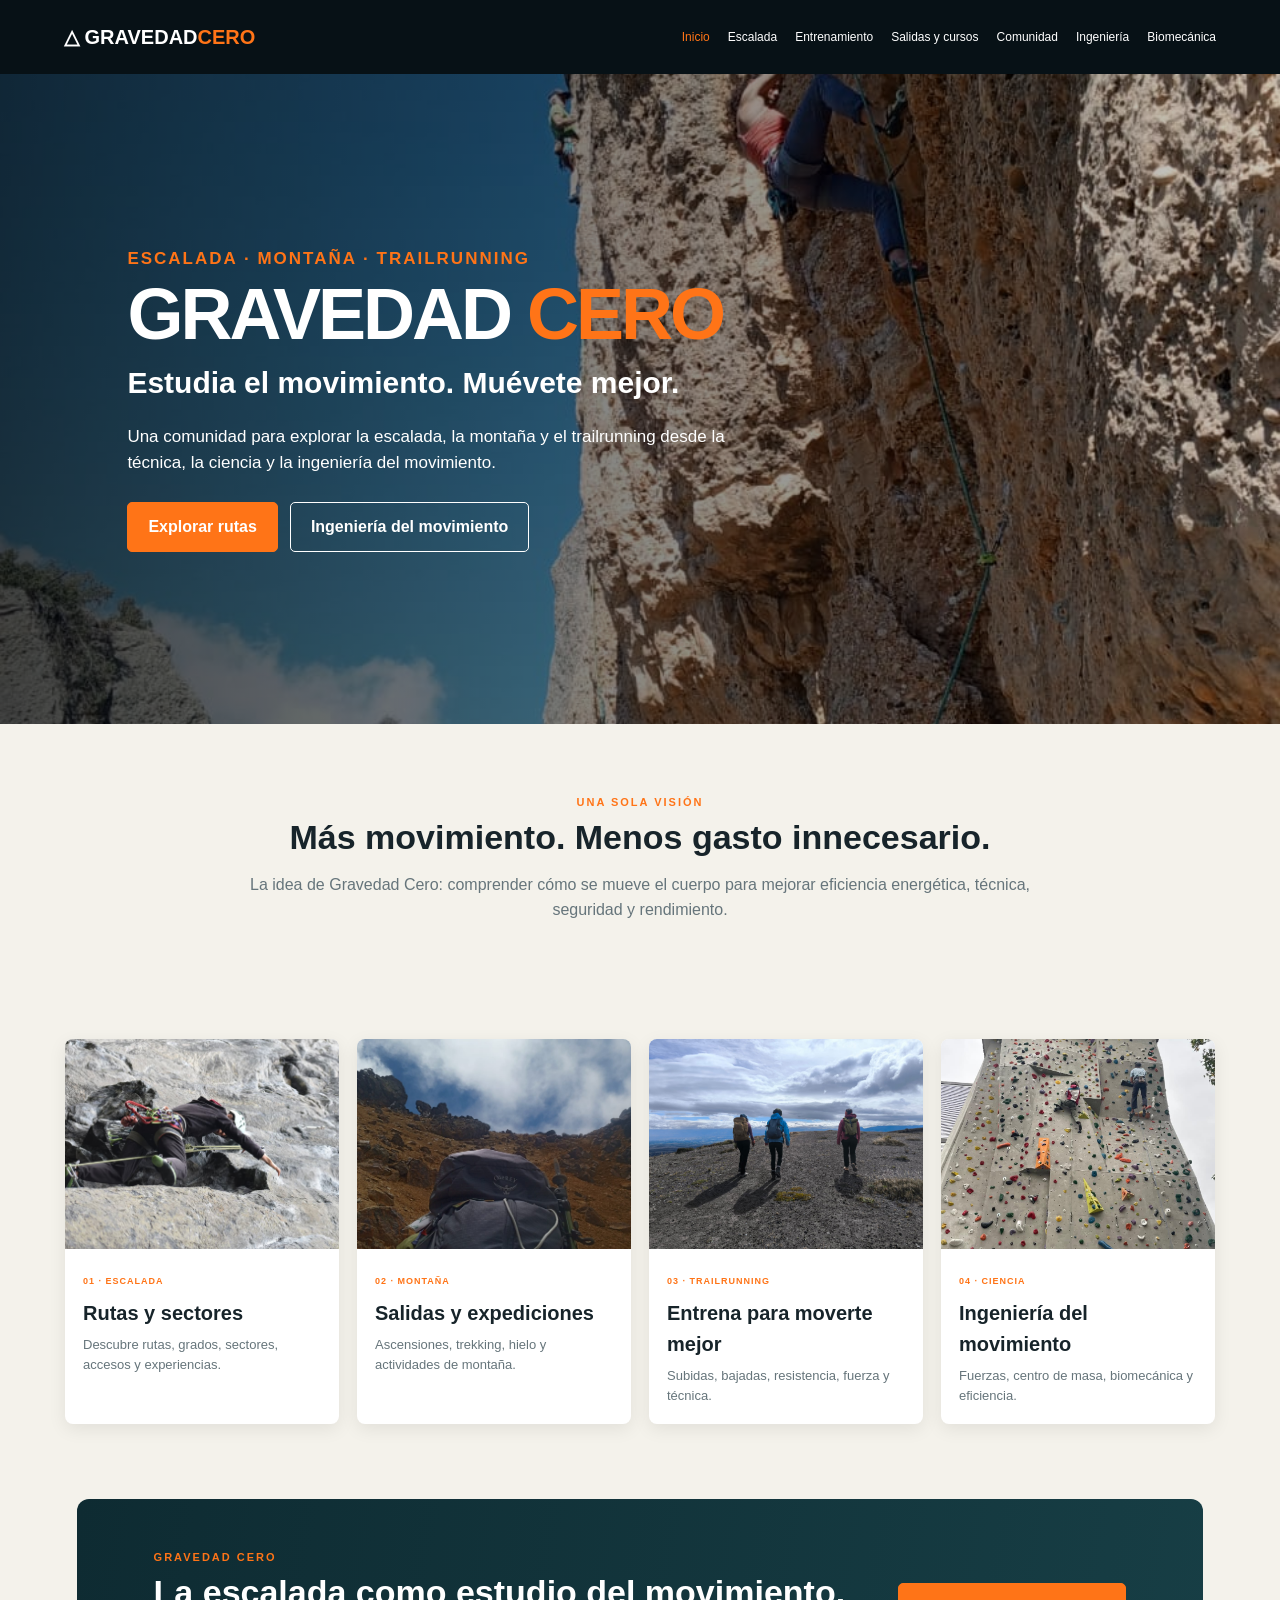
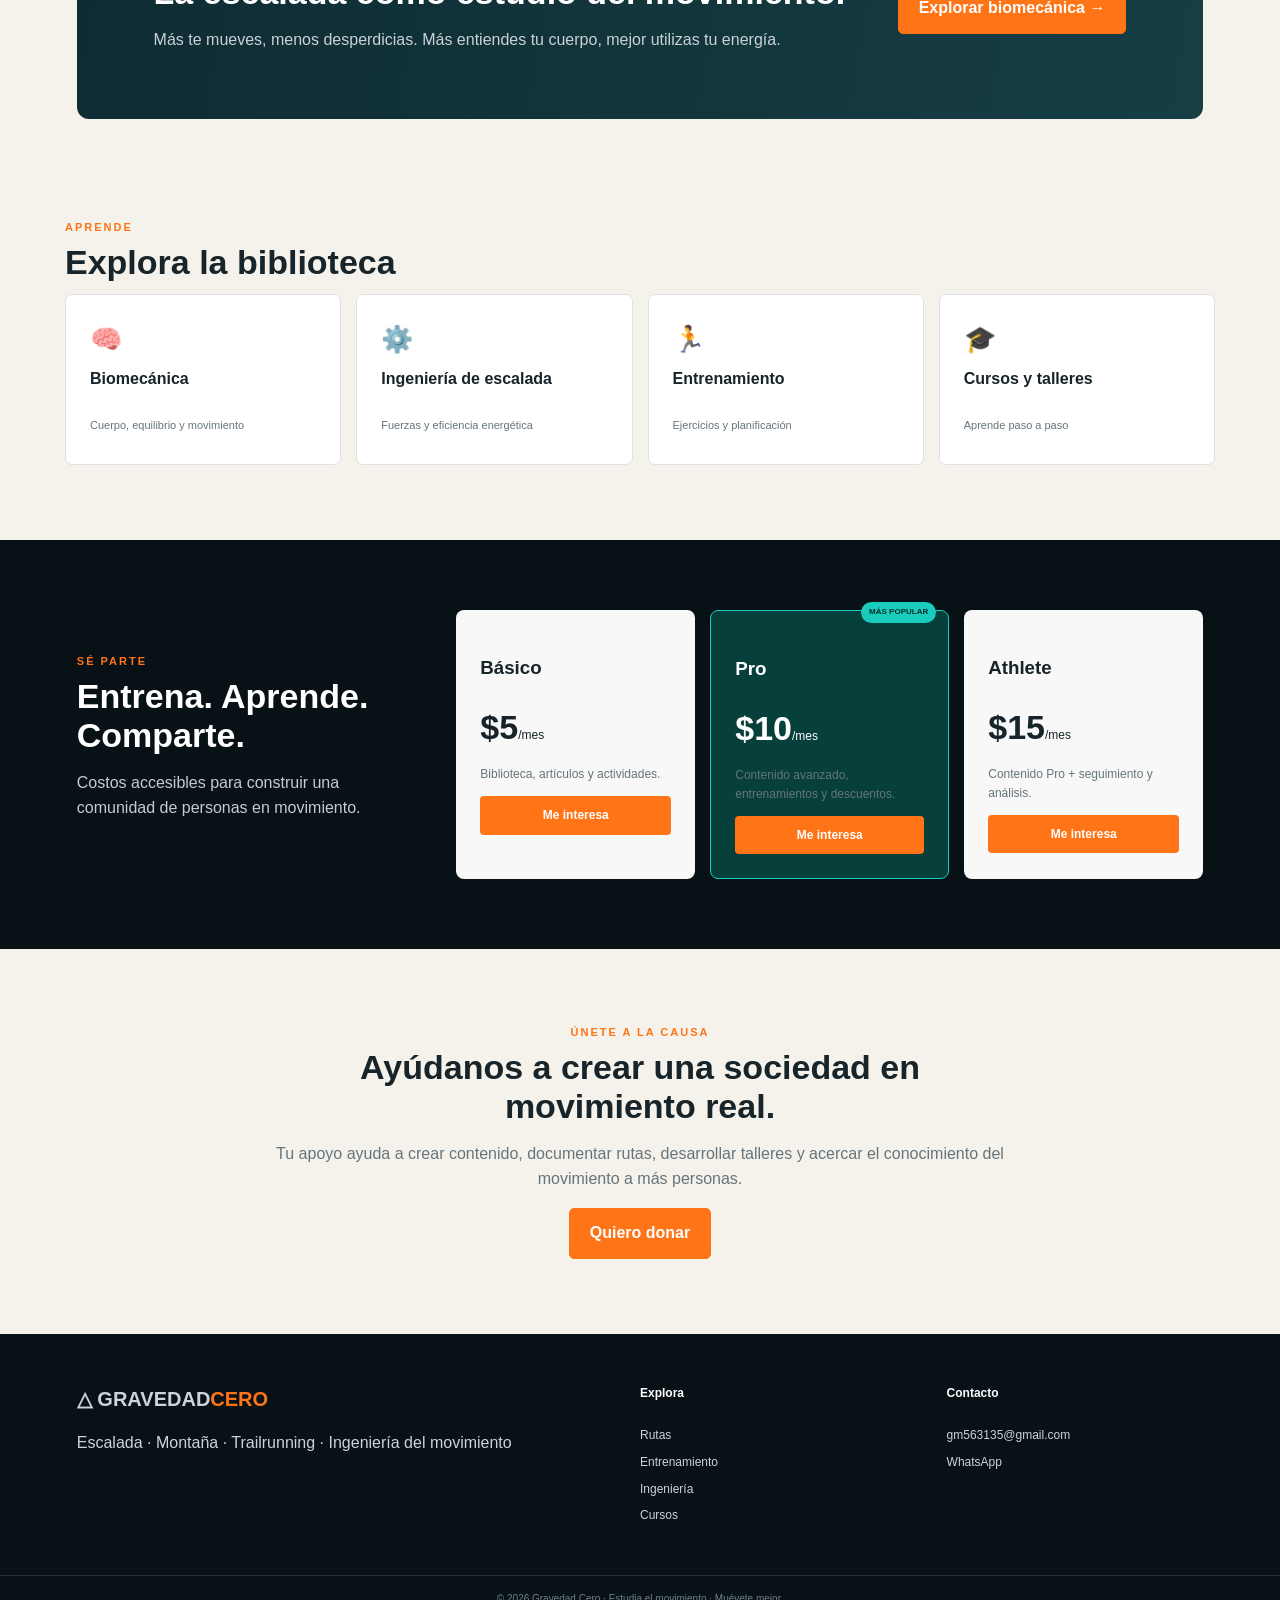
<file: index.html>
<!DOCTYPE html>
<html lang="es">
<head>
<meta charset="UTF-8"><meta name="viewport" content="width=device-width,initial-scale=1.0">
<meta name="description" content="Gravedad Cero — escalada, montaña, trailrunning e ingeniería del movimiento.">
<title>Gravedad Cero | Movimiento, Montaña y Escalada</title>
<link rel="stylesheet" href="style.css">
</head>
<body>
<header class="header">
<a class="logo" href="index.html">△ GRAVEDAD<span>CERO</span></a>
<button class="menu-btn">☰</button>
<nav>
<a class="active" href="index.html">Inicio</a><a href="rutas/index.html">Escalada</a>
<a href="entrenamientos/index.html">Entrenamiento</a><a href="salidas/index.html">Salidas y cursos</a>
<a href="comunidad/index.html">Comunidad</a><a href="ingenieria/index.html">Ingeniería</a>
<a href="biomecanica/index.html">Biomecánica</a>
</nav></header>
<main>
<section class="hero" style="--hero:url('assets/images/portada.jpg')"><div class="hero-shade"></div>
<div class="hero-content"><p class="eyebrow">ESCALADA · MONTAÑA · TRAILRUNNING</p>
<h1>GRAVEDAD <span>CERO</span></h1><h2>Estudia el movimiento. Muévete mejor.</h2>
<p>Una comunidad para explorar la escalada, la montaña y el trailrunning desde la técnica, la ciencia y la ingeniería del movimiento.</p>
<div class="actions"><a class="btn" href="rutas/index.html">Explorar rutas</a><a class="btn ghost" href="ingenieria/index.html">Ingeniería del movimiento</a></div>
</div></section>

<section class="intro"><p class="eyebrow">UNA SOLA VISIÓN</p><h2>Más movimiento. Menos gasto innecesario.</h2>
<p>La idea de Gravedad Cero: comprender cómo se mueve el cuerpo para mejorar eficiencia energética, técnica, seguridad y rendimiento.</p></section>

<section class="cards-section"><div class="cards four">
<a class="card" href="rutas/index.html"><img src="assets/images/escalada.jpg" alt="Escalada"><div><span>01 · ESCALADA</span><h3>Rutas y sectores</h3><p>Descubre rutas, grados, sectores, accesos y experiencias.</p></div></a>
<a class="card" href="salidas/index.html"><img src="assets/images/montana.jpg" alt="Montaña"><div><span>02 · MONTAÑA</span><h3>Salidas y expediciones</h3><p>Ascensiones, trekking, hielo y actividades de montaña.</p></div></a>
<a class="card" href="entrenamientos/index.html"><img src="assets/images/trailrunning.jpg" alt="Trailrunning"><div><span>03 · TRAILRUNNING</span><h3>Entrena para moverte mejor</h3><p>Subidas, bajadas, resistencia, fuerza y técnica.</p></div></a>
<a class="card" href="ingenieria/index.html"><img src="assets/images/ingenieria.jpg" alt="Ingeniería del movimiento"><div><span>04 · CIENCIA</span><h3>Ingeniería del movimiento</h3><p>Fuerzas, centro de masa, biomecánica y eficiencia.</p></div></a>
</div></section>

<section class="statement"><div><p class="eyebrow">GRAVEDAD CERO</p><h2>La escalada como estudio del movimiento.</h2>
<p>Más te mueves, menos desperdicias. Más entiendes tu cuerpo, mejor utilizas tu energía.</p></div>
<a class="btn" href="biomecanica/index.html">Explorar biomecánica →</a></section>

<section class="section"><p class="eyebrow">APRENDE</p><h2>Explora la biblioteca</h2>
<div class="mini-grid">
<a href="biomecanica/index.html">🧠 <strong>Biomecánica</strong><small>Cuerpo, equilibrio y movimiento</small></a>
<a href="ingenieria/index.html">⚙️ <strong>Ingeniería de escalada</strong><small>Fuerzas y eficiencia energética</small></a>
<a href="entrenamientos/index.html">🏃 <strong>Entrenamiento</strong><small>Ejercicios y planificación</small></a>
<a href="cursos/index.html">🎓 <strong>Cursos y talleres</strong><small>Aprende paso a paso</small></a>
</div></section>

<section class="membership"><div><p class="eyebrow">SÉ PARTE</p><h2>Entrena. Aprende. Comparte.</h2>
<p>Costos accesibles para construir una comunidad de personas en movimiento.</p></div>
<div class="plans">
<div class="plan"><h3>Básico</h3><strong>$5<span>/mes</span></strong><p>Biblioteca, artículos y actividades.</p><a href="mailto:gm563135@gmail.com?subject=Gravedad%20Cero%20Básico">Me interesa</a></div>
<div class="plan featured"><b>MÁS POPULAR</b><h3>Pro</h3><strong>$10<span>/mes</span></strong><p>Contenido avanzado, entrenamientos y descuentos.</p><a href="mailto:gm563135@gmail.com?subject=Gravedad%20Cero%20Pro">Me interesa</a></div>
<div class="plan"><h3>Athlete</h3><strong>$15<span>/mes</span></strong><p>Contenido Pro + seguimiento y análisis.</p><a href="mailto:gm563135@gmail.com?subject=Gravedad%20Cero%20Athlete">Me interesa</a></div>
</div></section>

<section class="donate"><p class="eyebrow">ÚNETE A LA CAUSA</p><h2>Ayúdanos a crear una sociedad en movimiento real.</h2>
<p>Tu apoyo ayuda a crear contenido, documentar rutas, desarrollar talleres y acercar el conocimiento del movimiento a más personas.</p>
<a class="btn" href="mailto:gm563135@gmail.com?subject=Donación%20Gravedad%20Cero">Quiero donar</a></section>
</main>
<footer><div><a class="logo" href="index.html">△ GRAVEDAD<span>CERO</span></a><p>Escalada · Montaña · Trailrunning · Ingeniería del movimiento</p></div>
<div><h4>Explora</h4><a href="rutas/index.html">Rutas</a><a href="entrenamientos/index.html">Entrenamiento</a><a href="ingenieria/index.html">Ingeniería</a><a href="cursos/index.html">Cursos</a></div>
<div><h4>Contacto</h4><a href="mailto:gm563135@gmail.com">gm563135@gmail.com</a><a href="https://wa.me/593987474623">WhatsApp</a></div></footer>
<div class="copyright">© 2026 Gravedad Cero · Estudia el movimiento · Muévete mejor.</div>
<script src="script.js"></script>
</body></html>
</file>
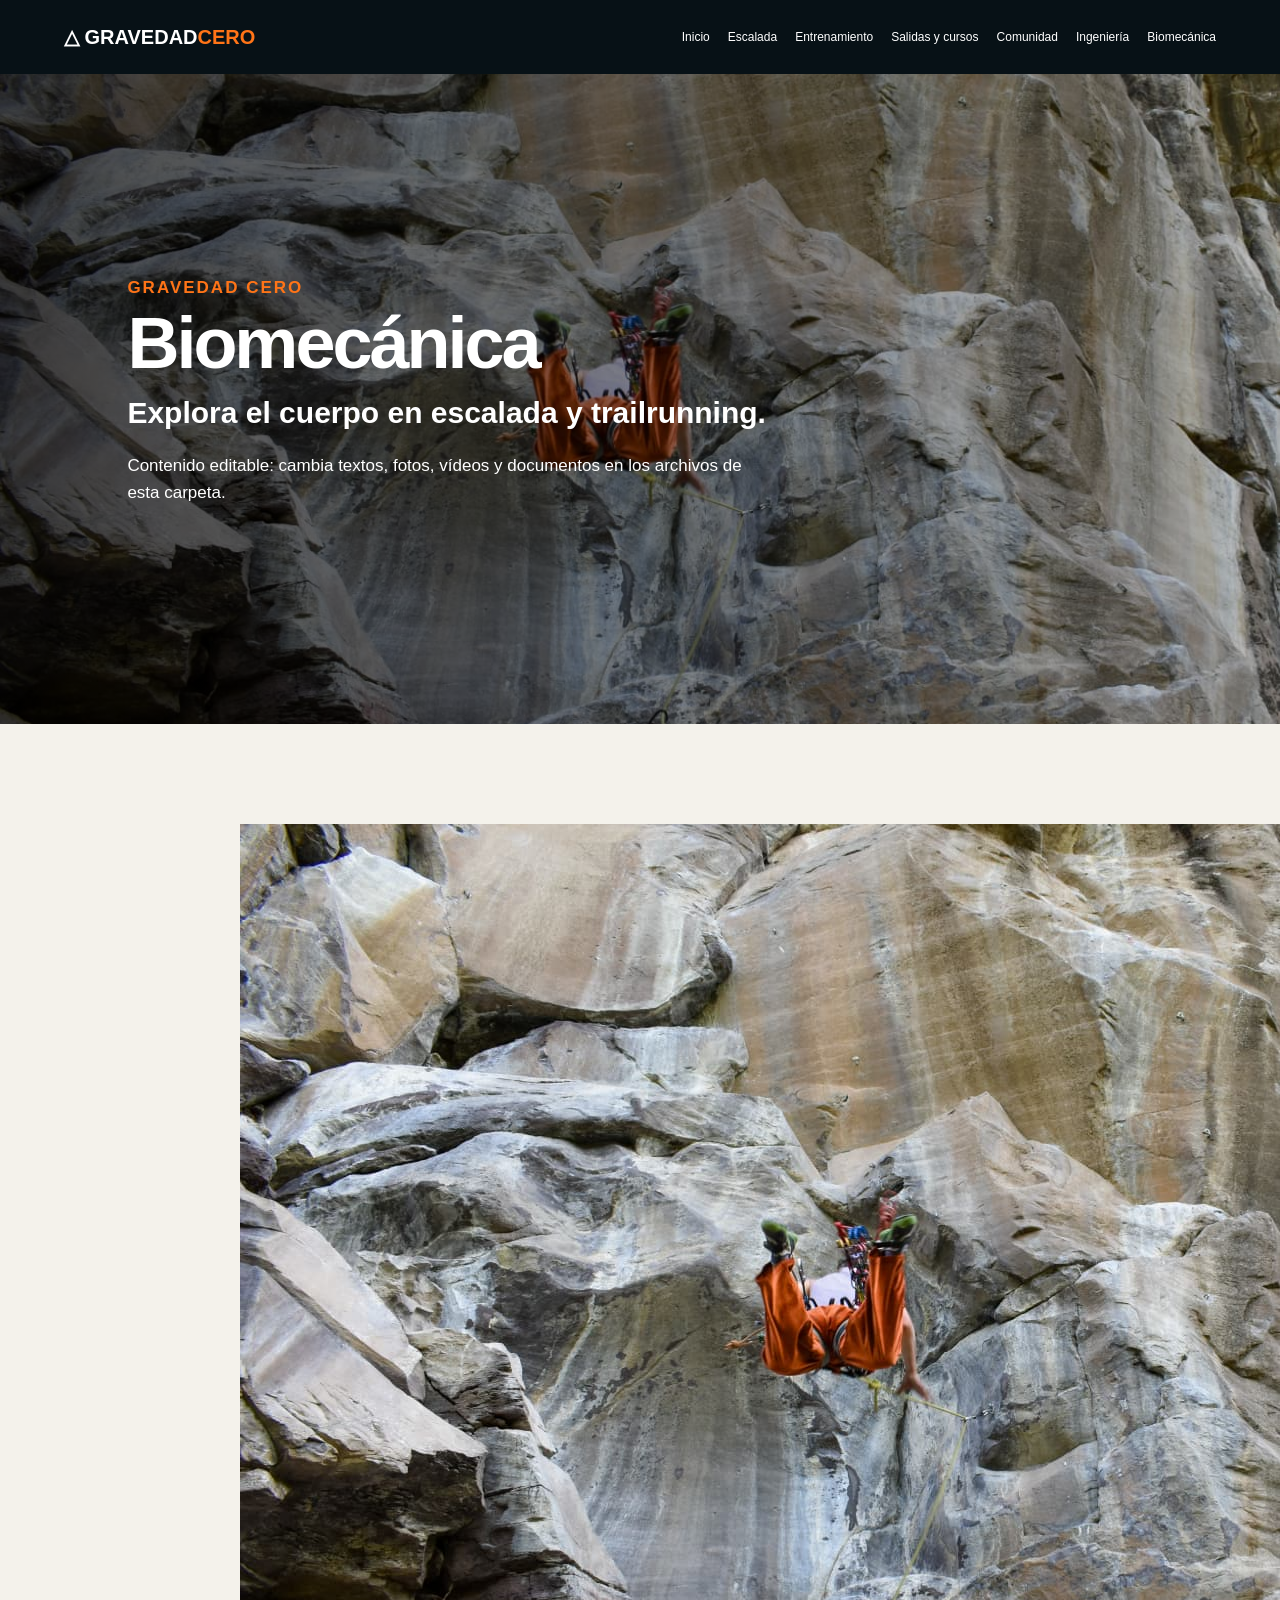
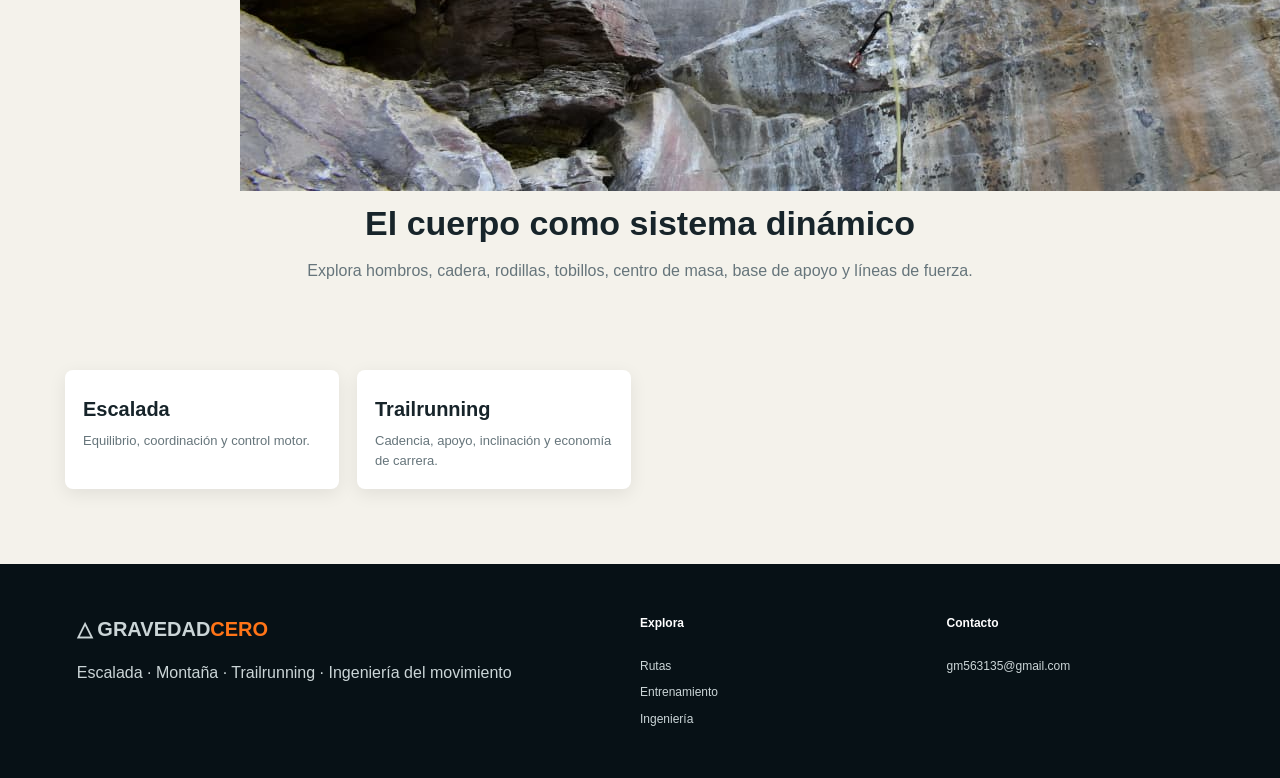
<file: biomecanica/index.html>
<!DOCTYPE html><html lang="es"><head><meta charset="UTF-8"><meta name="viewport" content="width=device-width,initial-scale=1.0"><title>Biomecánica | Gravedad Cero</title><link rel="stylesheet" href="../style.css"></head><body><header class="header"><a class="logo" href="../index.html">△ GRAVEDAD<span>CERO</span></a><button class="menu-btn">☰</button><nav><a href="../index.html">Inicio</a><a href="../rutas/index.html">Escalada</a><a href="../entrenamientos/index.html">Entrenamiento</a><a href="../salidas/index.html">Salidas y cursos</a><a href="../comunidad/index.html">Comunidad</a><a href="../ingenieria/index.html">Ingeniería</a><a href="../biomecanica/index.html">Biomecánica</a></nav></header><main><section class="hero" style="--hero:url('../assets/images/biomecanica.jpg')"><div class="hero-shade"></div><div class="hero-content"><p class="eyebrow">GRAVEDAD CERO</p><h1>Biomecánica</h1><h2>Explora el cuerpo en escalada y trailrunning.</h2><p>Contenido editable: cambia textos, fotos, vídeos y documentos en los archivos de esta carpeta.</p></div></section><section class="section"><div class="intro"><img class="big-image" src="../assets/images/biomecanica.jpg" alt="Biomecánica"><h2>El cuerpo como sistema dinámico</h2><p>Explora hombros, cadera, rodillas, tobillos, centro de masa, base de apoyo y líneas de fuerza.</p></div><div class="cards four"><div class="card"><div><h3>Escalada</h3><p>Equilibrio, coordinación y control motor.</p></div></div><div class="card"><div><h3>Trailrunning</h3><p>Cadencia, apoyo, inclinación y economía de carrera.</p></div></div></div></section></main><footer><div><a class="logo" href="../index.html">△ GRAVEDAD<span>CERO</span></a><p>Escalada · Montaña · Trailrunning · Ingeniería del movimiento</p></div><div><h4>Explora</h4><a href="../rutas/index.html">Rutas</a><a href="../entrenamientos/index.html">Entrenamiento</a><a href="../ingenieria/index.html">Ingeniería</a></div><div><h4>Contacto</h4><a href="mailto:gm563135@gmail.com">gm563135@gmail.com</a></div></footer><script src="../script.js"></script></body></html>
</file>
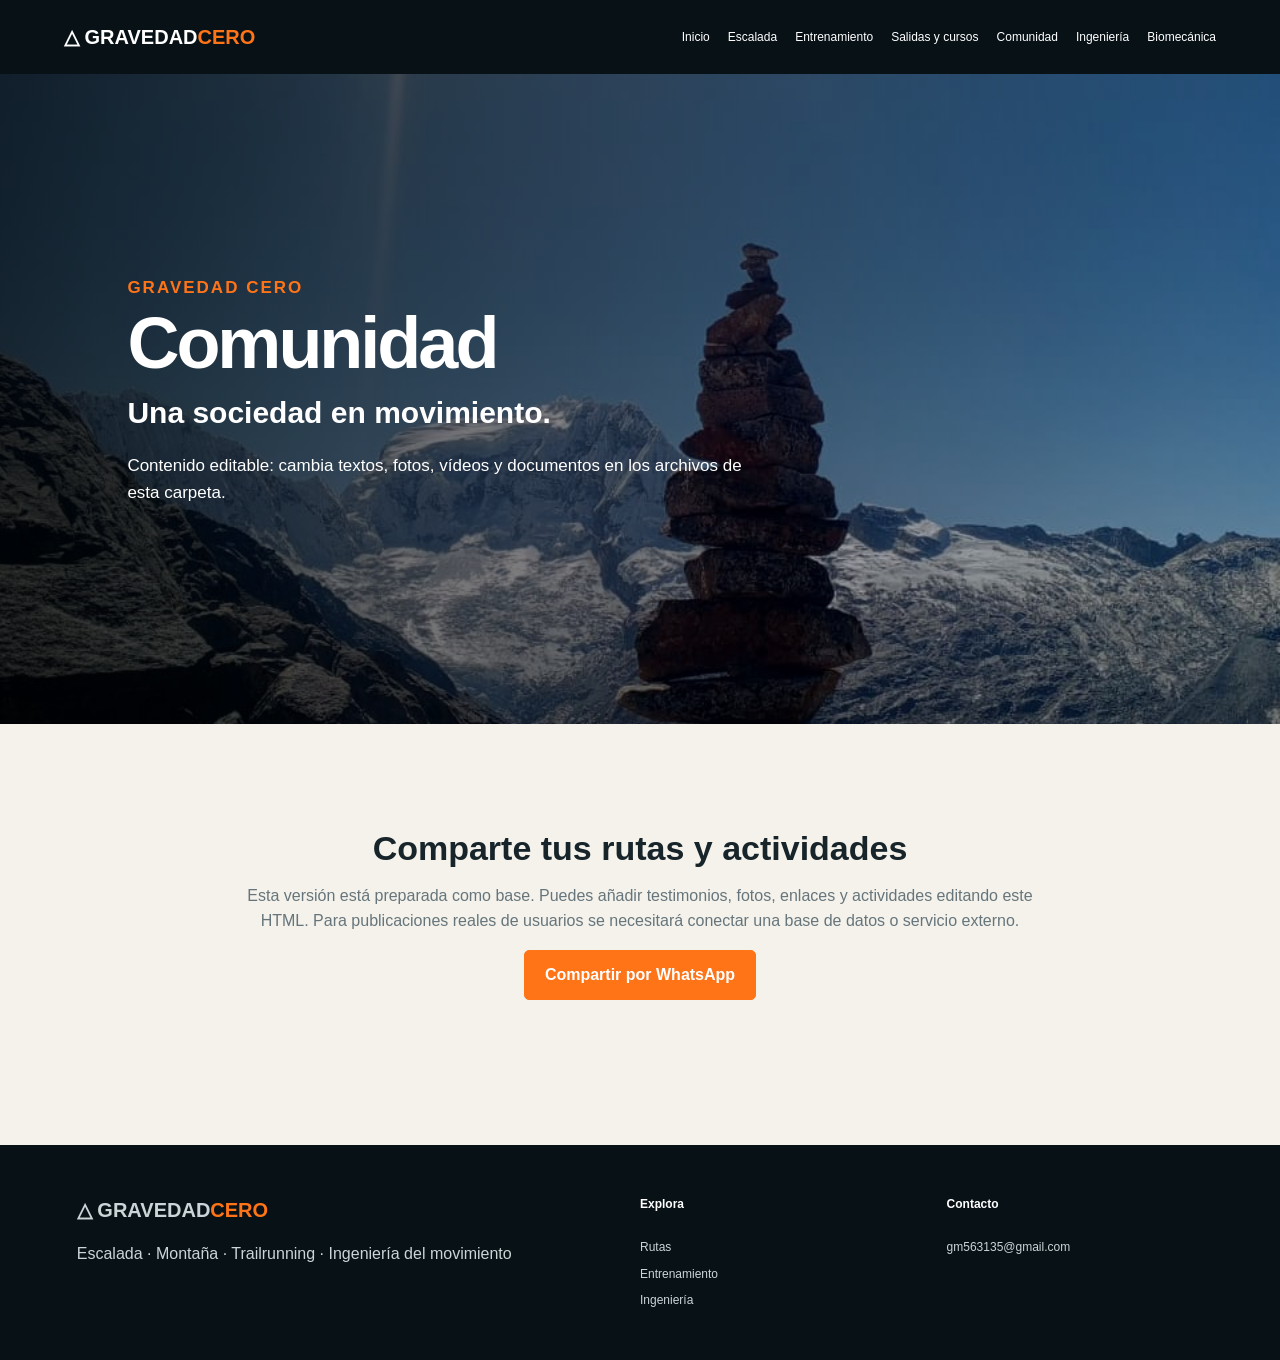
<file: comunidad/index.html>
<!DOCTYPE html><html lang="es"><head><meta charset="UTF-8"><meta name="viewport" content="width=device-width,initial-scale=1.0"><title>Comunidad | Gravedad Cero</title><link rel="stylesheet" href="../style.css"></head><body><header class="header"><a class="logo" href="../index.html">△ GRAVEDAD<span>CERO</span></a><button class="menu-btn">☰</button><nav><a href="../index.html">Inicio</a><a href="../rutas/index.html">Escalada</a><a href="../entrenamientos/index.html">Entrenamiento</a><a href="../salidas/index.html">Salidas y cursos</a><a href="../comunidad/index.html">Comunidad</a><a href="../ingenieria/index.html">Ingeniería</a><a href="../biomecanica/index.html">Biomecánica</a></nav></header><main><section class="hero" style="--hero:url('../assets/images/comunidad.jpg')"><div class="hero-shade"></div><div class="hero-content"><p class="eyebrow">GRAVEDAD CERO</p><h1>Comunidad</h1><h2>Una sociedad en movimiento.</h2><p>Contenido editable: cambia textos, fotos, vídeos y documentos en los archivos de esta carpeta.</p></div></section><section class="section"><div class="intro"><h2>Comparte tus rutas y actividades</h2><p>Esta versión está preparada como base. Puedes añadir testimonios, fotos, enlaces y actividades editando este HTML. Para publicaciones reales de usuarios se necesitará conectar una base de datos o servicio externo.</p><a class="btn" href="https://wa.me/593987474623">Compartir por WhatsApp</a></div></section></main><footer><div><a class="logo" href="../index.html">△ GRAVEDAD<span>CERO</span></a><p>Escalada · Montaña · Trailrunning · Ingeniería del movimiento</p></div><div><h4>Explora</h4><a href="../rutas/index.html">Rutas</a><a href="../entrenamientos/index.html">Entrenamiento</a><a href="../ingenieria/index.html">Ingeniería</a></div><div><h4>Contacto</h4><a href="mailto:gm563135@gmail.com">gm563135@gmail.com</a></div></footer><script src="../script.js"></script></body></html>
</file>
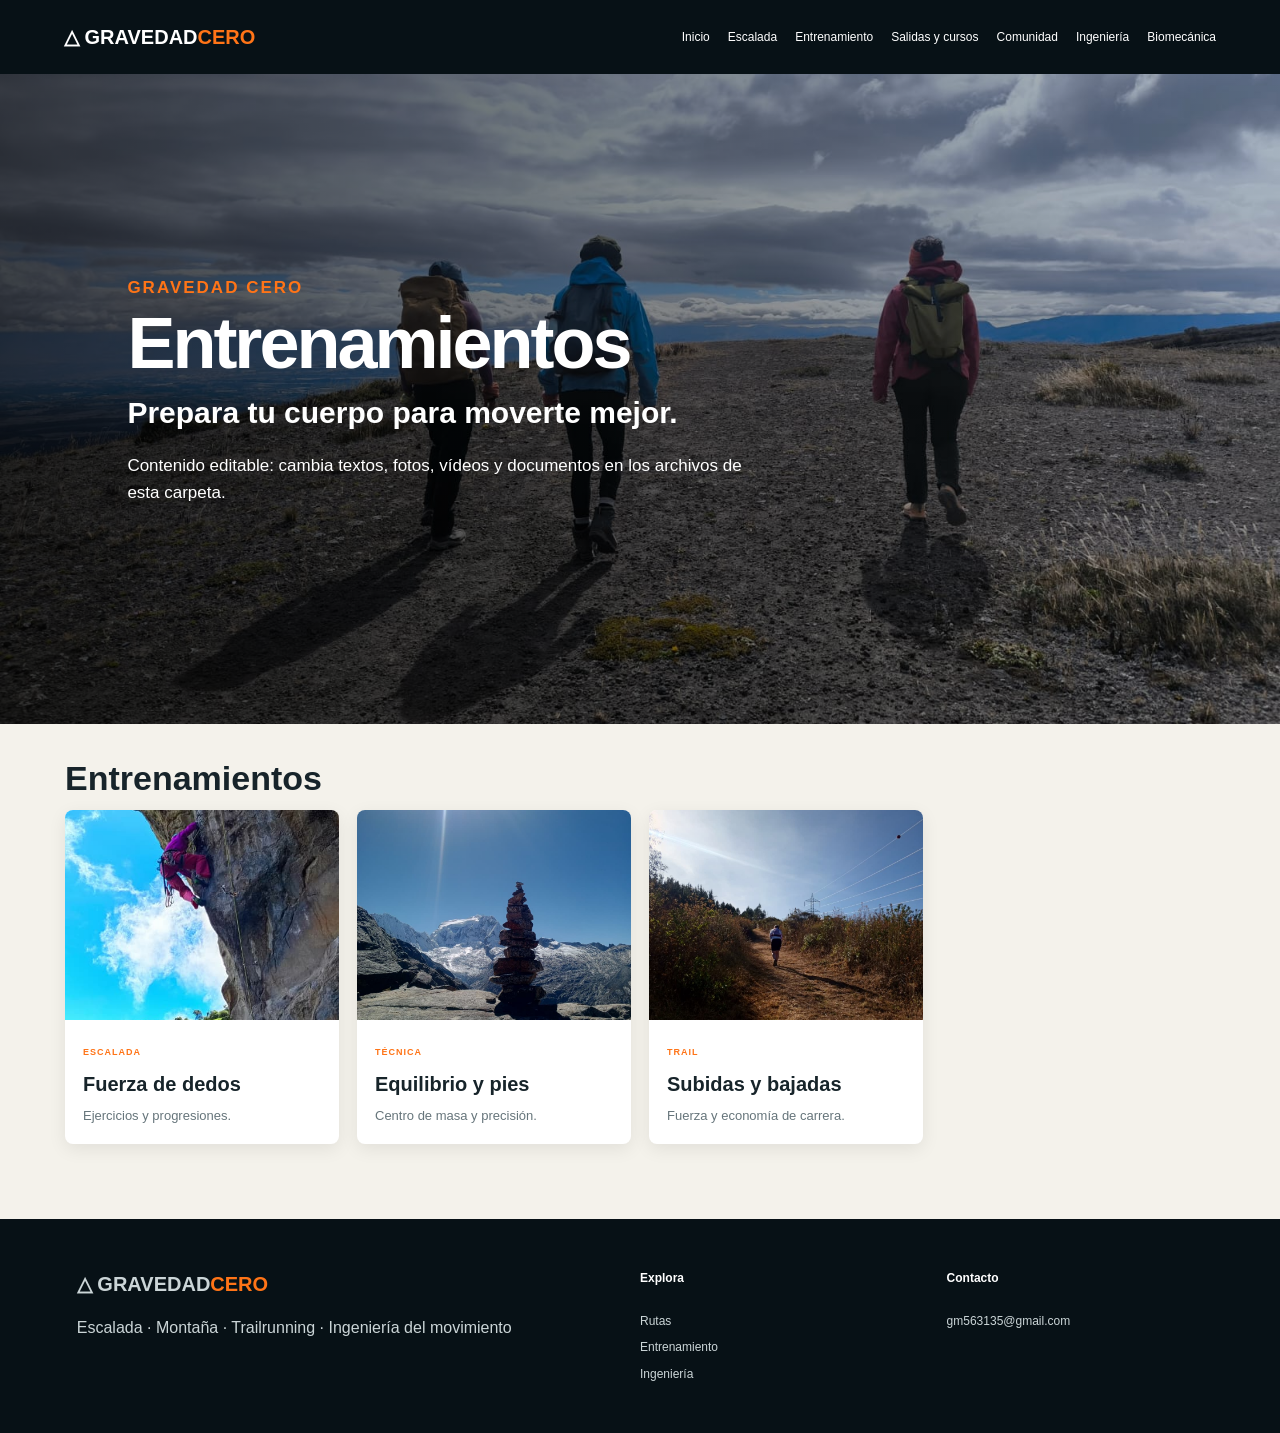
<file: entrenamientos/index.html>
<!DOCTYPE html><html lang="es"><head><meta charset="UTF-8"><meta name="viewport" content="width=device-width,initial-scale=1.0"><title>Entrenamientos | Gravedad Cero</title><link rel="stylesheet" href="../style.css"></head><body><header class="header"><a class="logo" href="../index.html">△ GRAVEDAD<span>CERO</span></a><button class="menu-btn">☰</button><nav><a href="../index.html">Inicio</a><a href="../rutas/index.html">Escalada</a><a href="../entrenamientos/index.html">Entrenamiento</a><a href="../salidas/index.html">Salidas y cursos</a><a href="../comunidad/index.html">Comunidad</a><a href="../ingenieria/index.html">Ingeniería</a><a href="../biomecanica/index.html">Biomecánica</a></nav></header><main><section class="hero" style="--hero:url('../assets/images/trailrunning.jpg')"><div class="hero-shade"></div><div class="hero-content"><p class="eyebrow">GRAVEDAD CERO</p><h1>Entrenamientos</h1><h2>Prepara tu cuerpo para moverte mejor.</h2><p>Contenido editable: cambia textos, fotos, vídeos y documentos en los archivos de esta carpeta.</p></div></section><section class="section"><h2>Entrenamientos</h2><div class="cards four">
<a class="card" href="#"><img src="../assets/images/fuerza.jpg" alt="Fuerza"><div><span>ESCALADA</span><h3>Fuerza de dedos</h3><p>Ejercicios y progresiones.</p></div></a>
<a class="card" href="#"><img src="../assets/images/equilibrio.jpg" alt="Equilibrio"><div><span>TÉCNICA</span><h3>Equilibrio y pies</h3><p>Centro de masa y precisión.</p></div></a>
<a class="card" href="#"><img src="../assets/images/trail-entrenamiento.jpg" alt="Trail"><div><span>TRAIL</span><h3>Subidas y bajadas</h3><p>Fuerza y economía de carrera.</p></div></a></div></section></main><footer><div><a class="logo" href="../index.html">△ GRAVEDAD<span>CERO</span></a><p>Escalada · Montaña · Trailrunning · Ingeniería del movimiento</p></div><div><h4>Explora</h4><a href="../rutas/index.html">Rutas</a><a href="../entrenamientos/index.html">Entrenamiento</a><a href="../ingenieria/index.html">Ingeniería</a></div><div><h4>Contacto</h4><a href="mailto:gm563135@gmail.com">gm563135@gmail.com</a></div></footer><script src="../script.js"></script></body></html>
</file>
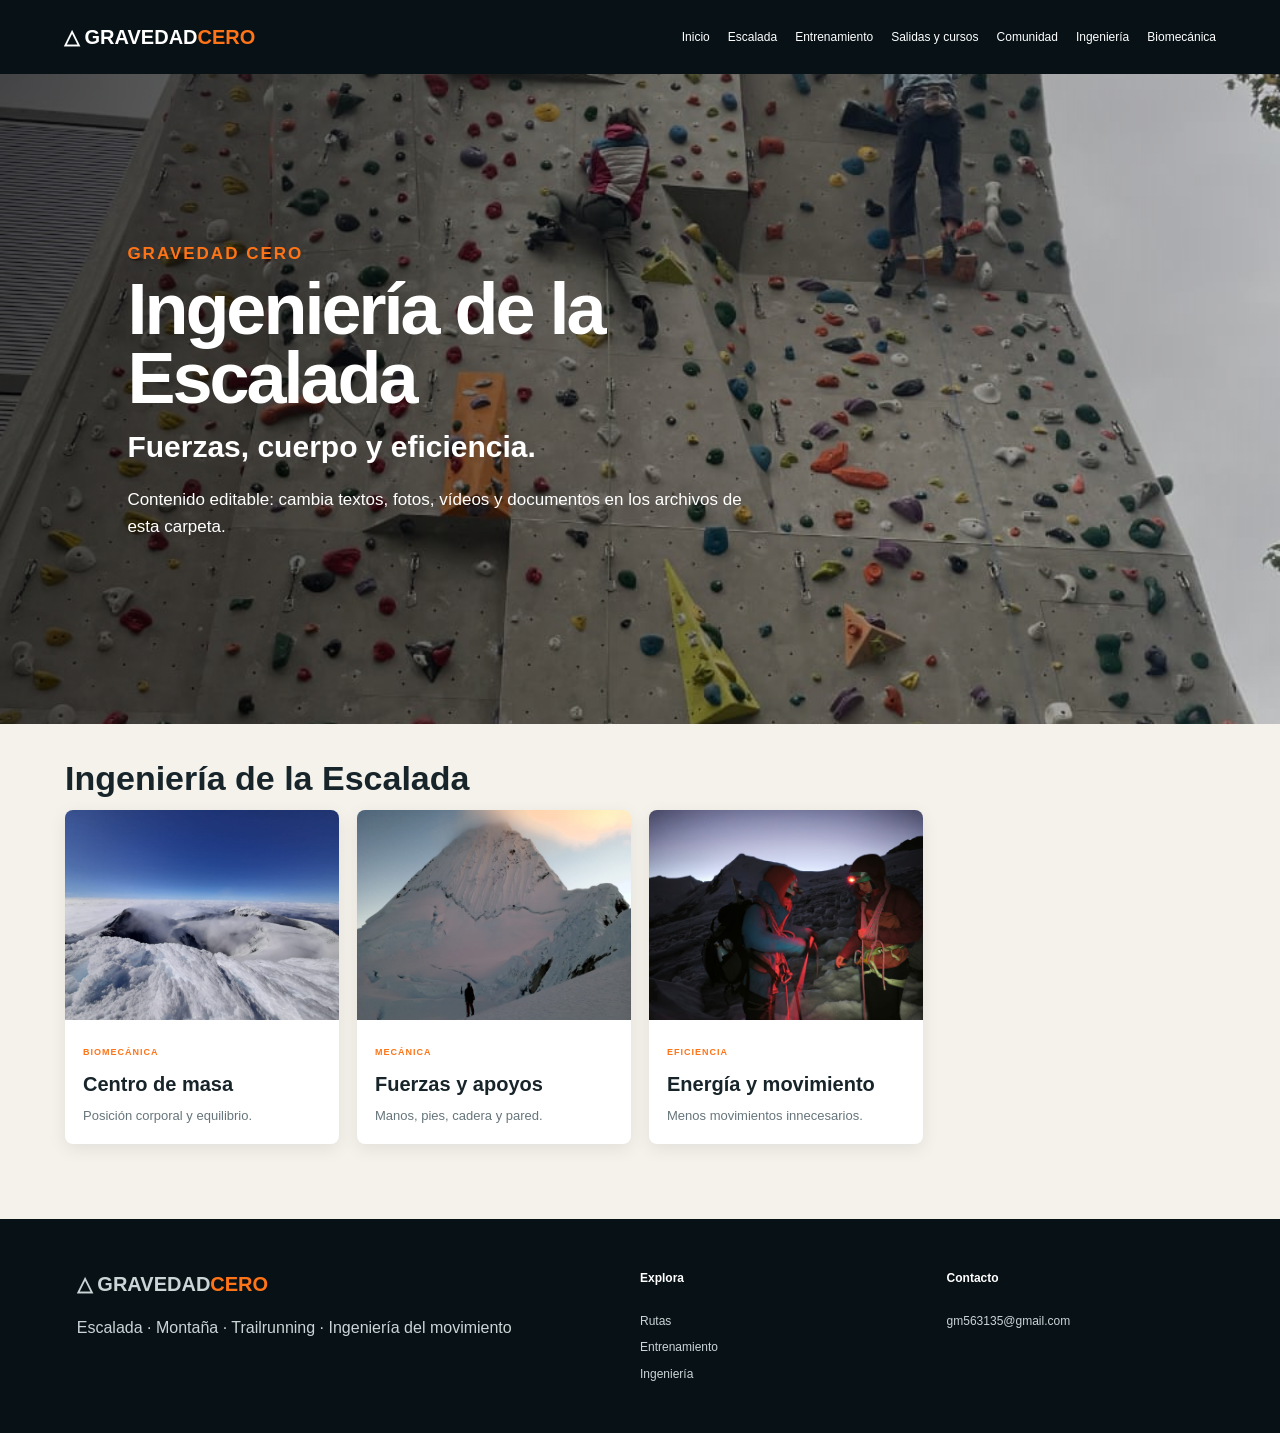
<file: ingenieria/index.html>
<!DOCTYPE html><html lang="es"><head><meta charset="UTF-8"><meta name="viewport" content="width=device-width,initial-scale=1.0"><title>Ingeniería de la Escalada | Gravedad Cero</title><link rel="stylesheet" href="../style.css"></head><body><header class="header"><a class="logo" href="../index.html">△ GRAVEDAD<span>CERO</span></a><button class="menu-btn">☰</button><nav><a href="../index.html">Inicio</a><a href="../rutas/index.html">Escalada</a><a href="../entrenamientos/index.html">Entrenamiento</a><a href="../salidas/index.html">Salidas y cursos</a><a href="../comunidad/index.html">Comunidad</a><a href="../ingenieria/index.html">Ingeniería</a><a href="../biomecanica/index.html">Biomecánica</a></nav></header><main><section class="hero" style="--hero:url('../assets/images/ingenieria.jpg')"><div class="hero-shade"></div><div class="hero-content"><p class="eyebrow">GRAVEDAD CERO</p><h1>Ingeniería de la Escalada</h1><h2>Fuerzas, cuerpo y eficiencia.</h2><p>Contenido editable: cambia textos, fotos, vídeos y documentos en los archivos de esta carpeta.</p></div></section><section class="section"><h2>Ingeniería de la Escalada</h2><div class="cards four">
<a class="card" href="#"><img src="../assets/images/centro-masa.jpg" alt="Centro de masa"><div><span>BIOMECÁNICA</span><h3>Centro de masa</h3><p>Posición corporal y equilibrio.</p></div></a>
<a class="card" href="#"><img src="../assets/images/fuerzas.jpg" alt="Fuerzas"><div><span>MECÁNICA</span><h3>Fuerzas y apoyos</h3><p>Manos, pies, cadera y pared.</p></div></a>
<a class="card" href="#"><img src="../assets/images/eficiencia.jpg" alt="Eficiencia"><div><span>EFICIENCIA</span><h3>Energía y movimiento</h3><p>Menos movimientos innecesarios.</p></div></a></div></section></main><footer><div><a class="logo" href="../index.html">△ GRAVEDAD<span>CERO</span></a><p>Escalada · Montaña · Trailrunning · Ingeniería del movimiento</p></div><div><h4>Explora</h4><a href="../rutas/index.html">Rutas</a><a href="../entrenamientos/index.html">Entrenamiento</a><a href="../ingenieria/index.html">Ingeniería</a></div><div><h4>Contacto</h4><a href="mailto:gm563135@gmail.com">gm563135@gmail.com</a></div></footer><script src="../script.js"></script></body></html>
</file>
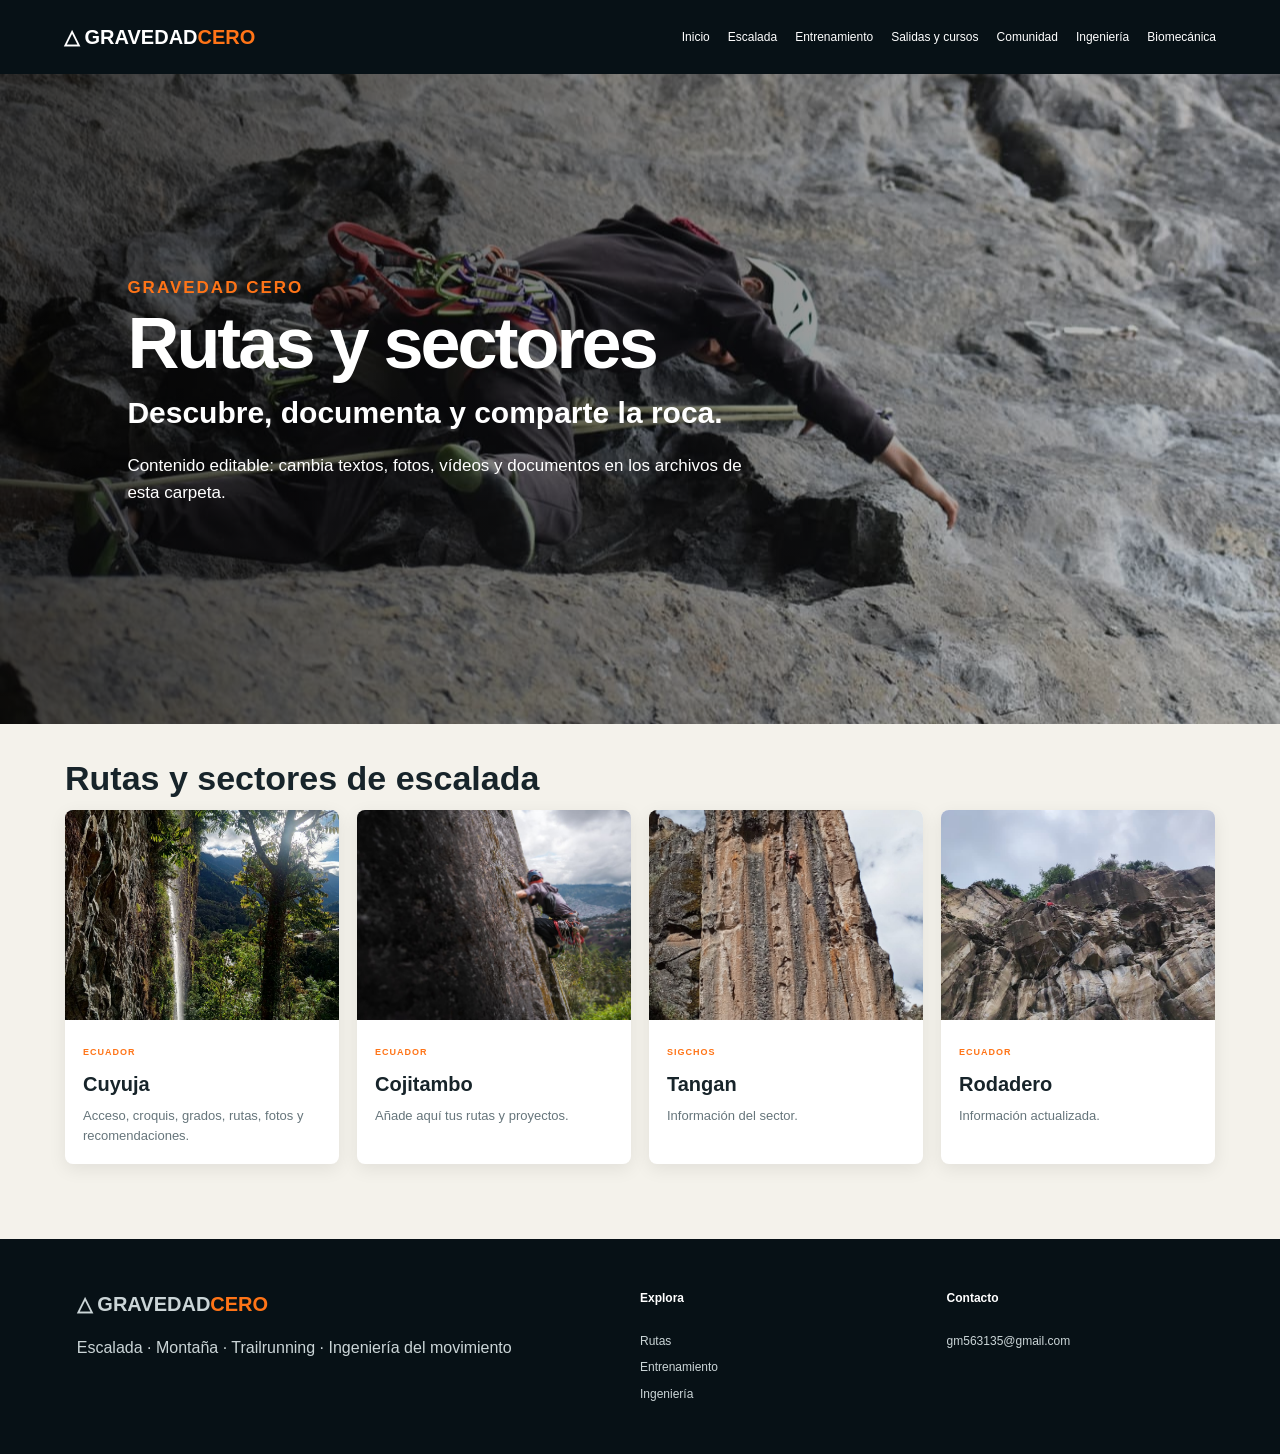
<file: rutas/index.html>
<!DOCTYPE html><html lang="es"><head><meta charset="UTF-8"><meta name="viewport" content="width=device-width,initial-scale=1.0"><title>Rutas y sectores | Gravedad Cero</title><link rel="stylesheet" href="../style.css"></head><body><header class="header"><a class="logo" href="../index.html">△ GRAVEDAD<span>CERO</span></a><button class="menu-btn">☰</button><nav><a href="../index.html">Inicio</a><a href="../rutas/index.html">Escalada</a><a href="../entrenamientos/index.html">Entrenamiento</a><a href="../salidas/index.html">Salidas y cursos</a><a href="../comunidad/index.html">Comunidad</a><a href="../ingenieria/index.html">Ingeniería</a><a href="../biomecanica/index.html">Biomecánica</a></nav></header><main><section class="hero" style="--hero:url('../assets/images/escalada.jpg')"><div class="hero-shade"></div><div class="hero-content"><p class="eyebrow">GRAVEDAD CERO</p><h1>Rutas y sectores</h1><h2>Descubre, documenta y comparte la roca.</h2><p>Contenido editable: cambia textos, fotos, vídeos y documentos en los archivos de esta carpeta.</p></div></section><section class="section"><h2>Rutas y sectores de escalada</h2><div class="cards four">
<a class="card" href="#"><img src="../assets/images/cuyuja.jpg" alt="Cuyuja"><div><span>ECUADOR</span><h3>Cuyuja</h3><p>Acceso, croquis, grados, rutas, fotos y recomendaciones.</p></div></a>
<a class="card" href="#"><img src="../assets/images/cojitambo.jpg" alt="Cojitambo"><div><span>ECUADOR</span><h3>Cojitambo</h3><p>Añade aquí tus rutas y proyectos.</p></div></a>
<a class="card" href="#"><img src="../assets/images/tangan.jpg" alt="Tangan"><div><span>SIGCHOS</span><h3>Tangan</h3><p>Información del sector.</p></div></a>
<a class="card" href="#"><img src="../assets/images/rodadero.jpg" alt="Rodadero"><div><span>ECUADOR</span><h3>Rodadero</h3><p>Información actualizada.</p></div></a></div></section></main><footer><div><a class="logo" href="../index.html">△ GRAVEDAD<span>CERO</span></a><p>Escalada · Montaña · Trailrunning · Ingeniería del movimiento</p></div><div><h4>Explora</h4><a href="../rutas/index.html">Rutas</a><a href="../entrenamientos/index.html">Entrenamiento</a><a href="../ingenieria/index.html">Ingeniería</a></div><div><h4>Contacto</h4><a href="mailto:gm563135@gmail.com">gm563135@gmail.com</a></div></footer><script src="../script.js"></script></body></html>
</file>
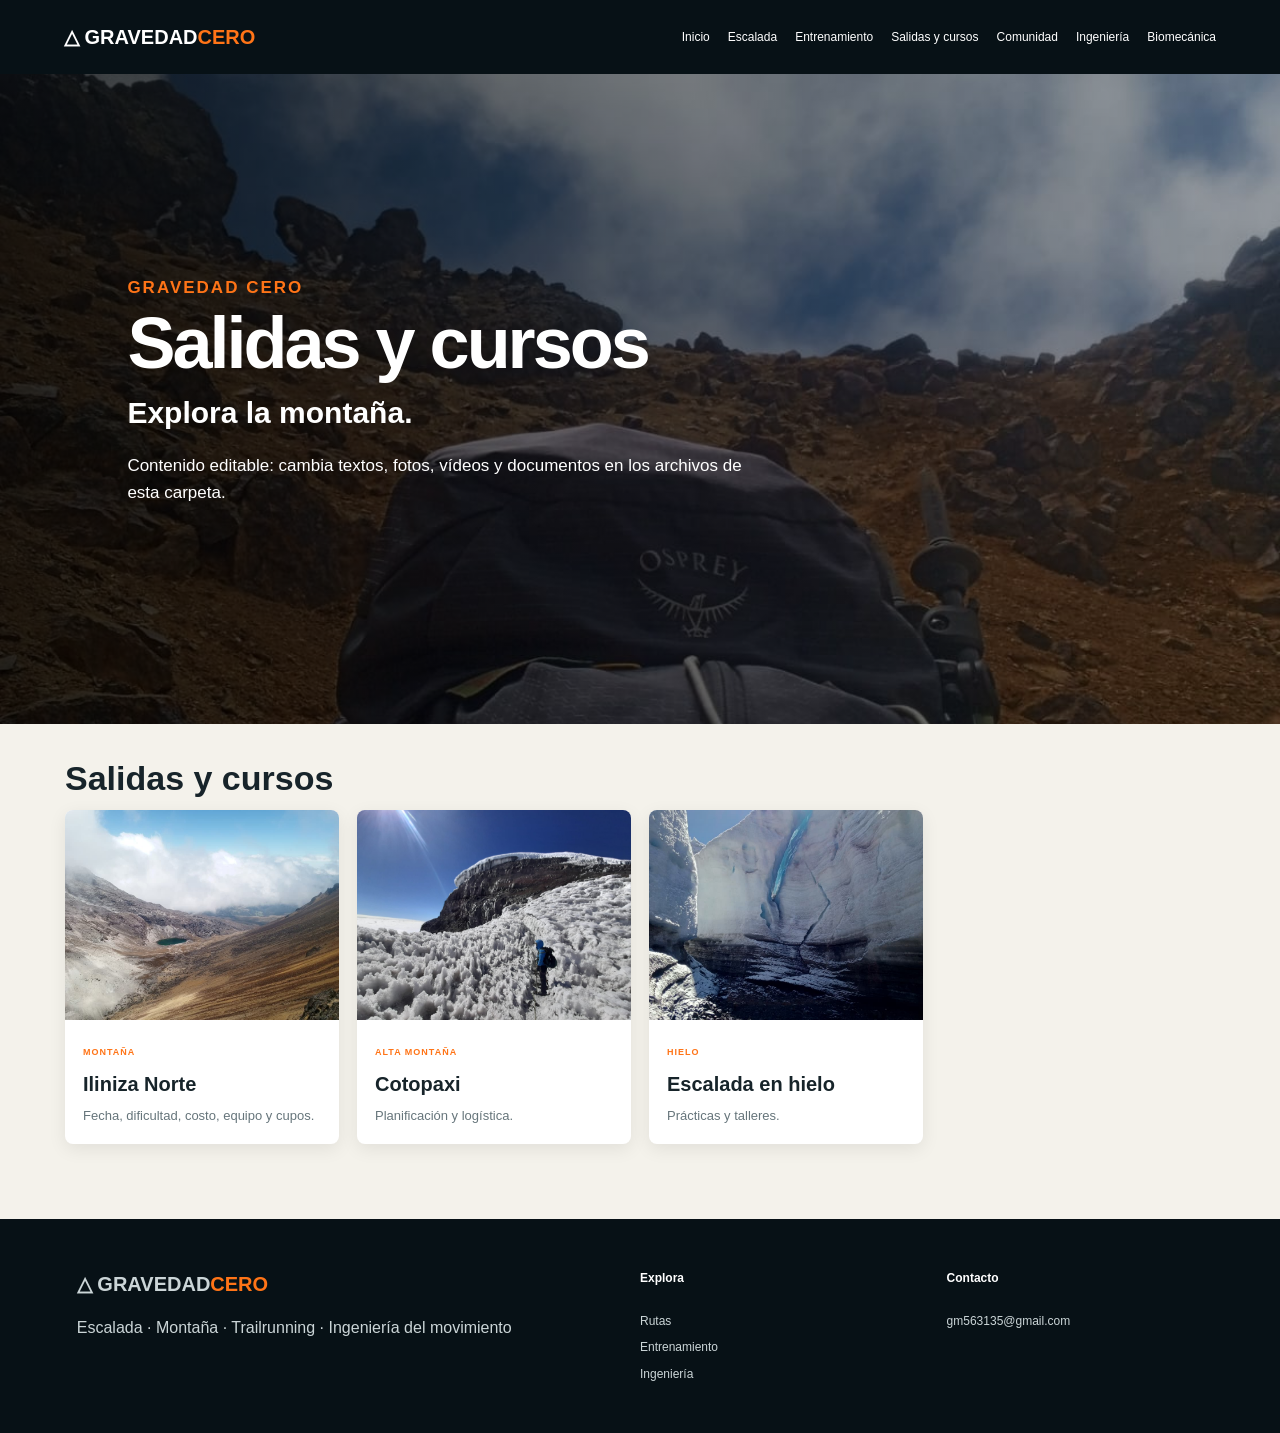
<file: salidas/index.html>
<!DOCTYPE html><html lang="es"><head><meta charset="UTF-8"><meta name="viewport" content="width=device-width,initial-scale=1.0"><title>Salidas y cursos | Gravedad Cero</title><link rel="stylesheet" href="../style.css"></head><body><header class="header"><a class="logo" href="../index.html">△ GRAVEDAD<span>CERO</span></a><button class="menu-btn">☰</button><nav><a href="../index.html">Inicio</a><a href="../rutas/index.html">Escalada</a><a href="../entrenamientos/index.html">Entrenamiento</a><a href="../salidas/index.html">Salidas y cursos</a><a href="../comunidad/index.html">Comunidad</a><a href="../ingenieria/index.html">Ingeniería</a><a href="../biomecanica/index.html">Biomecánica</a></nav></header><main><section class="hero" style="--hero:url('../assets/images/montana.jpg')"><div class="hero-shade"></div><div class="hero-content"><p class="eyebrow">GRAVEDAD CERO</p><h1>Salidas y cursos</h1><h2>Explora la montaña.</h2><p>Contenido editable: cambia textos, fotos, vídeos y documentos en los archivos de esta carpeta.</p></div></section><section class="section"><h2>Salidas y cursos</h2><div class="cards four">
<a class="card" href="#"><img src="../assets/images/ilinizanorte.jpg" alt="Iliniza Norte"><div><span>MONTAÑA</span><h3>Iliniza Norte</h3><p>Fecha, dificultad, costo, equipo y cupos.</p></div></a>
<a class="card" href="#"><img src="../assets/images/cotopaxi.jpg" alt="Cotopaxi"><div><span>ALTA MONTAÑA</span><h3>Cotopaxi</h3><p>Planificación y logística.</p></div></a>
<a class="card" href="#"><img src="../assets/images/hielo.jpg" alt="Hielo"><div><span>HIELO</span><h3>Escalada en hielo</h3><p>Prácticas y talleres.</p></div></a></div></section></main><footer><div><a class="logo" href="../index.html">△ GRAVEDAD<span>CERO</span></a><p>Escalada · Montaña · Trailrunning · Ingeniería del movimiento</p></div><div><h4>Explora</h4><a href="../rutas/index.html">Rutas</a><a href="../entrenamientos/index.html">Entrenamiento</a><a href="../ingenieria/index.html">Ingeniería</a></div><div><h4>Contacto</h4><a href="mailto:gm563135@gmail.com">gm563135@gmail.com</a></div></footer><script src="../script.js"></script></body></html>
</file>
<file: style.css>
:root{--dark:#071116;--orange:#ff7417;--cyan:#19cdbc;--cream:#f4f2eb;--text:#17242a;--muted:#66757b}*{box-sizing:border-box}html{scroll-behavior:smooth}body{margin:0;font-family:Arial,Helvetica,sans-serif;color:var(--text);background:var(--cream);line-height:1.55}a{text-decoration:none;color:inherit}.header{height:74px;background:var(--dark);color:#fff;display:flex;align-items:center;padding:0 5%;position:sticky;top:0;z-index:20;gap:25px}.logo{font-weight:900;font-size:20px;white-space:nowrap}.logo span{color:var(--orange)}.header nav{margin-left:auto;display:flex;gap:18px;font-size:12px}.header nav a:hover,.header nav .active{color:var(--orange)}.menu-btn{display:none;background:none;color:#fff;border:0;font-size:27px;margin-left:auto}.hero{min-height:650px;background-image:var(--hero);background-size:cover;background-position:center;position:relative;color:#fff;display:flex;align-items:center}.hero-shade{position:absolute;inset:0;background:linear-gradient(90deg,rgba(0,0,0,.72),rgba(0,0,0,.2))}.hero-content{position:relative;max-width:760px;margin-left:8%;padding:80px 25px}.eyebrow{color:var(--orange);font-size:11px;letter-spacing:2px;font-weight:900;margin:0 0 7px}.hero h1{font-size:72px;line-height:.95;letter-spacing:-3px;margin:8px 0}.hero h1 span{color:var(--orange)}.hero h2{font-size:30px;margin:12px 0}.hero p{font-size:17px;max-width:650px}.actions{display:flex;gap:12px;flex-wrap:wrap;margin-top:25px}.btn{display:inline-block;padding:12px 20px;border-radius:5px;background:var(--orange);color:#fff;font-weight:800;border:1px solid var(--orange)}.ghost{background:transparent;border-color:#fff}.intro{text-align:center;max-width:850px;margin:auto;padding:70px 25px}.intro h2,.statement h2,.section h2,.membership h2,.donate h2{font-size:34px;line-height:1.15;margin:5px 0 12px}.intro p:not(.eyebrow){color:var(--muted)}.cards-section,.section{max-width:1200px;margin:auto;padding:30px 25px 75px}.cards{display:grid;gap:18px}.four{grid-template-columns:repeat(4,1fr)}.card{background:#fff;border-radius:8px;overflow:hidden;box-shadow:0 5px 18px rgba(0,0,0,.08)}.card img{width:100%;height:210px;display:block;object-fit:cover}.card div{padding:18px}.card span{color:var(--orange);font-size:9px;font-weight:900;letter-spacing:1px}.card h3{font-size:20px;margin:6px 0}.card p{color:var(--muted);font-size:13px;margin:0}.statement{margin:0 6% 70px;padding:50px 6%;background:linear-gradient(100deg,#0e2b32,#173e45);color:#fff;border-radius:12px;display:flex;align-items:center;justify-content:space-between;gap:30px}.statement p:not(.eyebrow){color:#c8d3d5;max-width:700px}.mini-grid{display:grid;grid-template-columns:repeat(4,1fr);gap:15px}.mini-grid a{background:#fff;border:1px solid #dce2e3;border-radius:7px;padding:24px;font-size:26px}.mini-grid strong{display:block;font-size:16px;margin:8px 0}.mini-grid small{font-size:11px;color:var(--muted)}.membership{background:var(--dark);color:#fff;padding:70px 6%;display:grid;grid-template-columns:.75fr 1.7fr;gap:50px;align-items:center}.membership>div:first-child p:not(.eyebrow){color:#c3ced1}.plans{display:grid;grid-template-columns:repeat(3,1fr);gap:15px}.plan{background:#f7f8f7;color:var(--text);padding:24px;border-radius:8px;position:relative}.plan.featured{background:#073f3b;color:#fff;border:1px solid var(--cyan)}.plan b{position:absolute;right:12px;top:-9px;background:var(--cyan);color:#002e2a;padding:4px 8px;border-radius:20px;font-size:8px}.plan strong{display:block;font-size:34px}.plan strong span{font-size:12px;font-weight:400}.plan p{font-size:12px;color:var(--muted)}.plan a{display:block;text-align:center;padding:10px;background:var(--orange);color:#fff;border-radius:4px;font-size:12px;font-weight:800}.donate{text-align:center;max-width:800px;margin:auto;padding:75px 25px}.donate p:not(.eyebrow){color:var(--muted)}footer{background:#071116;color:#cbd5d7;padding:50px 6%;display:grid;grid-template-columns:2fr 1fr 1fr;gap:50px}footer h4{color:#fff;margin-top:0}footer>div:not(:first-child){display:flex;flex-direction:column;gap:8px;font-size:12px}.copyright{background:#071116;color:#718187;border-top:1px solid #203138;text-align:center;padding:15px;font-size:10px}@media(max-width:1000px){.four{grid-template-columns:repeat(2,1fr)}.mini-grid{grid-template-columns:repeat(2,1fr)}.membership{grid-template-columns:1fr}}@media(max-width:700px){.header{height:66px;padding:0 18px}.menu-btn{display:block}.header nav{display:none;position:absolute;left:0;right:0;top:66px;background:var(--dark);padding:15px 25px;flex-direction:column}.header nav.open{display:flex}.hero{min-height:650px}.hero-content{margin-left:0;padding:60px 22px}.hero h1{font-size:52px}.four,.mini-grid,.plans{grid-template-columns:1fr}.statement{margin:0 18px 50px;flex-direction:column;align-items:flex-start}footer{grid-template-columns:1fr}}
</file>
